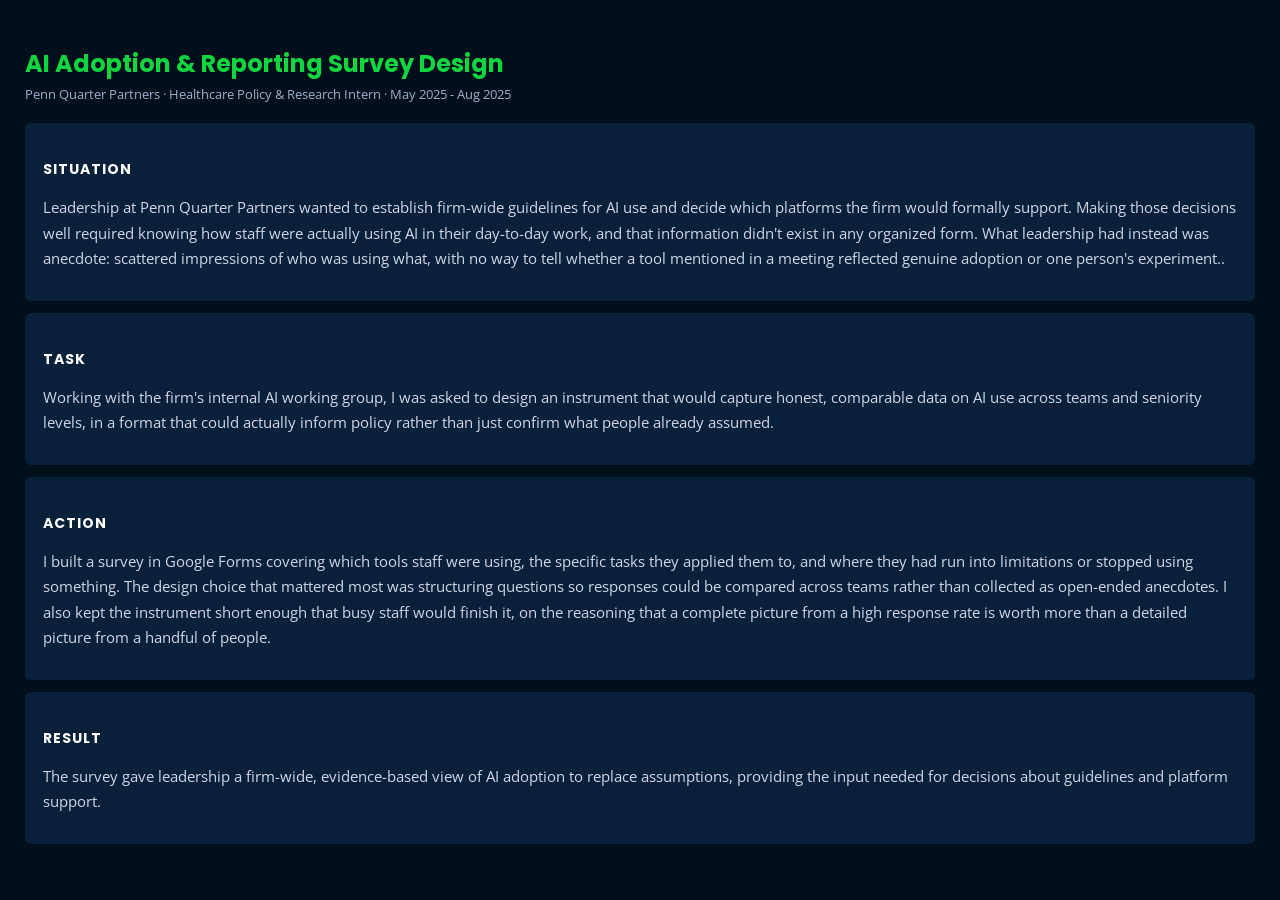
<file: projects/ai-adoption-survey.html>
<!DOCTYPE html>
<html lang="en">
<head>
<meta charset="utf-8">
<meta content="width=device-width, initial-scale=1.0" name="viewport">
<title>AI Adoption &amp; Reporting Survey Design</title>
<link href="https://fonts.googleapis.com/css?family=Poppins:400,600,700|Open+Sans:400,400i,600" rel="stylesheet">
<style>
body{background:#010e1b;color:#e6ecf5;font-family:"Open Sans",sans-serif;margin:0;padding:30px 25px;}
h1{font-family:"Poppins",sans-serif;color:#12d640;font-size:24px;margin-bottom:4px;}
h2{font-family:"Poppins",sans-serif;color:#fff;font-size:14px;text-transform:uppercase;letter-spacing:1px;margin:22px 0 8px 0;}
p{line-height:1.7;font-size:15px;color:#cfd7e6;}
.sub{color:#9fb0c9;font-size:13px;margin-bottom:20px;}
.star{background:#09203a;border-radius:6px;padding:14px 18px;margin-bottom:12px;}
</style>
</head>
<body>
<h1>AI Adoption &amp; Reporting Survey Design</h1>
<div class="sub">Penn Quarter Partners &middot; Healthcare Policy &amp; Research Intern &middot; May 2025 - Aug 2025</div>
<div class="star"><h2>Situation</h2><p>Leadership at Penn Quarter Partners wanted to establish firm-wide guidelines for AI use and decide which platforms the firm would formally support. Making those decisions well required knowing how staff were actually using AI in their day-to-day work, and that information didn't exist in any organized form. What leadership had instead was anecdote: scattered impressions of who was using what, with no way to tell whether a tool mentioned in a meeting reflected genuine adoption or one person's experiment..</p></div>
<div class="star"><h2>Task</h2><p>Working with the firm's internal AI working group, I was asked to design an instrument that would capture honest, comparable data on AI use across teams and seniority levels, in a format that could actually inform policy rather than just confirm what people already assumed.</p></div>
<div class="star"><h2>Action</h2><p>I built a survey in Google Forms covering which tools staff were using, the specific tasks they applied them to, and where they had run into limitations or stopped using something. The design choice that mattered most was structuring questions so responses could be compared across teams rather than collected as open-ended anecdotes. I also kept the instrument short enough that busy staff would finish it, on the reasoning that a complete picture from a high response rate is worth more than a detailed picture from a handful of people.</p></div>
<div class="star"><h2>Result</h2><p>The survey gave leadership a firm-wide, evidence-based view of AI adoption to replace assumptions, providing the input needed for decisions about guidelines and platform support.</p></div>
</body>
</html>
</file>
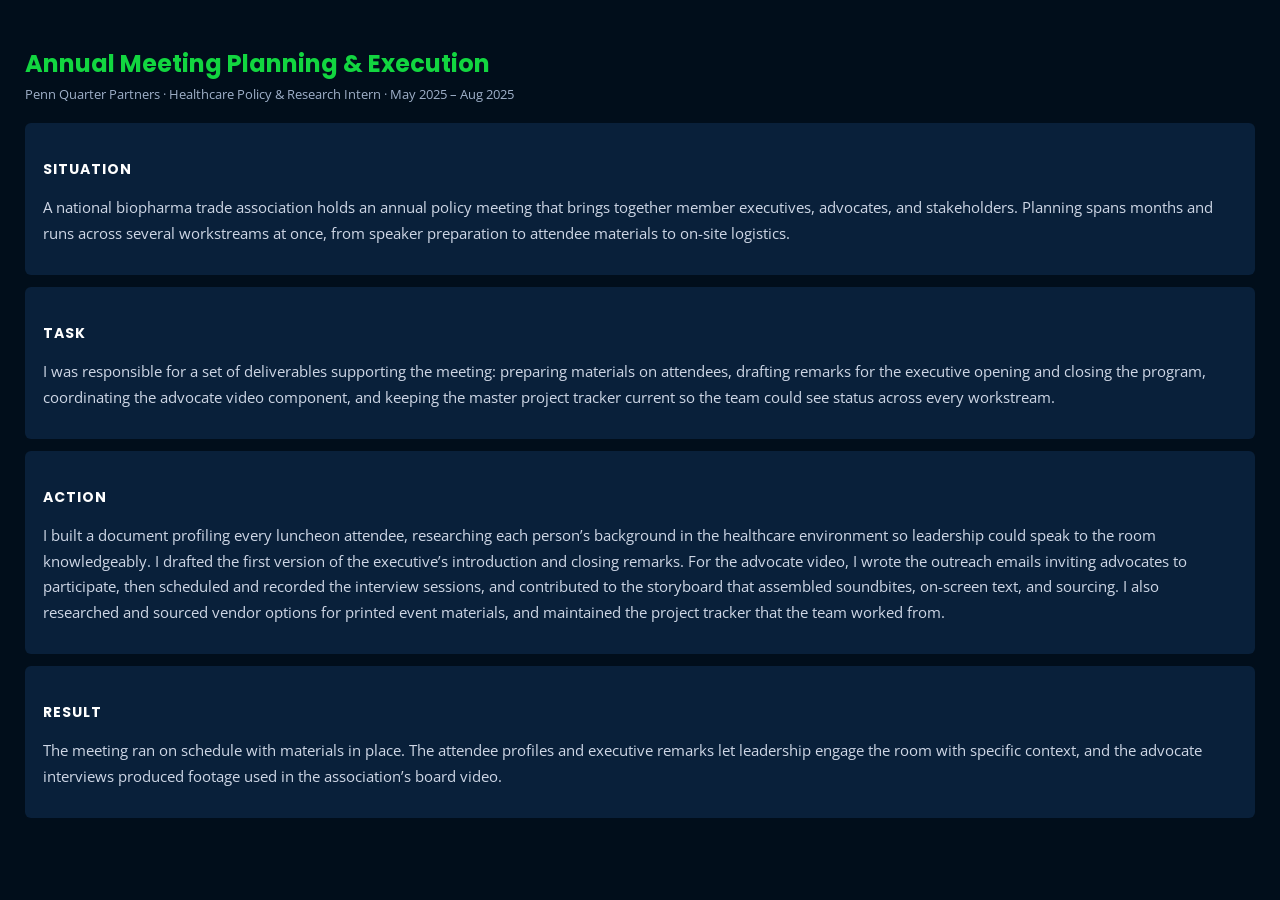
<file: projects/annual-planning-meeting.html>
<!DOCTYPE html>
<html lang="en">
<head>
<meta charset="utf-8">
<meta content="width=device-width, initial-scale=1.0" name="viewport">
<title>Annual Meeting Planning &amp; Execution</title>
<link href="https://fonts.googleapis.com/css?family=Poppins:400,600,700|Open+Sans:400,400i,600" rel="stylesheet">
<style>
body{background:#010e1b;color:#e6ecf5;font-family:"Open Sans",sans-serif;margin:0;padding:30px 25px;}
h1{font-family:"Poppins",sans-serif;color:#12d640;font-size:24px;margin-bottom:4px;}
h2{font-family:"Poppins",sans-serif;color:#fff;font-size:14px;text-transform:uppercase;letter-spacing:1px;margin:22px 0 8px 0;}
p{line-height:1.7;font-size:15px;color:#cfd7e6;}
.sub{color:#9fb0c9;font-size:13px;margin-bottom:20px;}
.star{background:#09203a;border-radius:6px;padding:14px 18px;margin-bottom:12px;}
</style>
</head>
<body>
<h1>Annual Meeting Planning &amp; Execution</h1>
<div class="sub">Penn Quarter Partners &middot; Healthcare Policy &amp; Research Intern &middot; May 2025 &ndash; Aug 2025</div>
<div class="star"><h2>Situation</h2><p>A national biopharma trade association holds an annual policy meeting that brings together member executives, advocates, and stakeholders. Planning spans months and runs across several workstreams at once, from speaker preparation to attendee materials to on-site logistics.</p></div>
<div class="star"><h2>Task</h2><p>I was responsible for a set of deliverables supporting the meeting: preparing materials on attendees, drafting remarks for the executive opening and closing the program, coordinating the advocate video component, and keeping the master project tracker current so the team could see status across every workstream.</p></div>
<div class="star"><h2>Action</h2><p>I built a document profiling every luncheon attendee, researching each person&rsquo;s background in the healthcare environment so leadership could speak to the room knowledgeably. I drafted the first version of the executive&rsquo;s introduction and closing remarks. For the advocate video, I wrote the outreach emails inviting advocates to participate, then scheduled and recorded the interview sessions, and contributed to the storyboard that assembled soundbites, on-screen text, and sourcing. I also researched and sourced vendor options for printed event materials, and maintained the project tracker that the team worked from.</p></div>
<div class="star"><h2>Result</h2><p>The meeting ran on schedule with materials in place. The attendee profiles and executive remarks let leadership engage the room with specific context, and the advocate interviews produced footage used in the association&rsquo;s board video.</p></div>
</body>
</html>
</file>
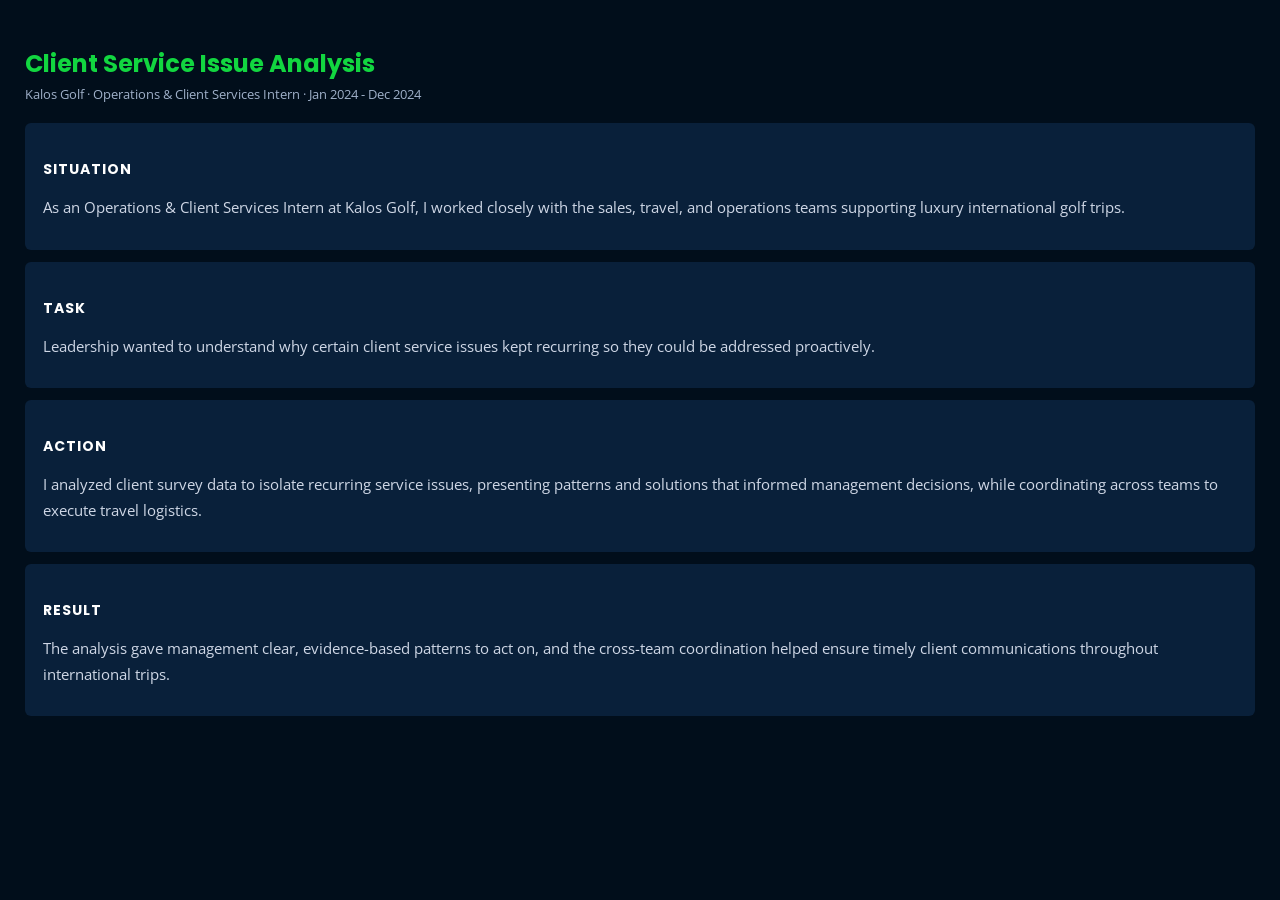
<file: projects/client-service-analysis.html>
<!DOCTYPE html>
<html lang="en">
<head>
<meta charset="utf-8">
<meta content="width=device-width, initial-scale=1.0" name="viewport">
<title>Client Service Issue Analysis</title>
<link href="https://fonts.googleapis.com/css?family=Poppins:400,600,700|Open+Sans:400,400i,600" rel="stylesheet">
<style>
body{background:#010e1b;color:#e6ecf5;font-family:"Open Sans",sans-serif;margin:0;padding:30px 25px;}
h1{font-family:"Poppins",sans-serif;color:#12d640;font-size:24px;margin-bottom:4px;}
h2{font-family:"Poppins",sans-serif;color:#fff;font-size:14px;text-transform:uppercase;letter-spacing:1px;margin:22px 0 8px 0;}
p{line-height:1.7;font-size:15px;color:#cfd7e6;}
.sub{color:#9fb0c9;font-size:13px;margin-bottom:20px;}
.star{background:#09203a;border-radius:6px;padding:14px 18px;margin-bottom:12px;}
</style>
</head>
<body>
<h1>Client Service Issue Analysis</h1>
<div class="sub">Kalos Golf &middot; Operations &amp; Client Services Intern &middot; Jan 2024 - Dec 2024</div>
<div class="star"><h2>Situation</h2><p>As an Operations &amp; Client Services Intern at Kalos Golf, I worked closely with the sales, travel, and operations teams supporting luxury international golf trips.</p></div>
<div class="star"><h2>Task</h2><p>Leadership wanted to understand why certain client service issues kept recurring so they could be addressed proactively.</p></div>
<div class="star"><h2>Action</h2><p>I analyzed client survey data to isolate recurring service issues, presenting patterns and solutions that informed management decisions, while coordinating across teams to execute travel logistics.</p></div>
<div class="star"><h2>Result</h2><p>The analysis gave management clear, evidence-based patterns to act on, and the cross-team coordination helped ensure timely client communications throughout international trips.</p></div>
</body>
</html>
</file>
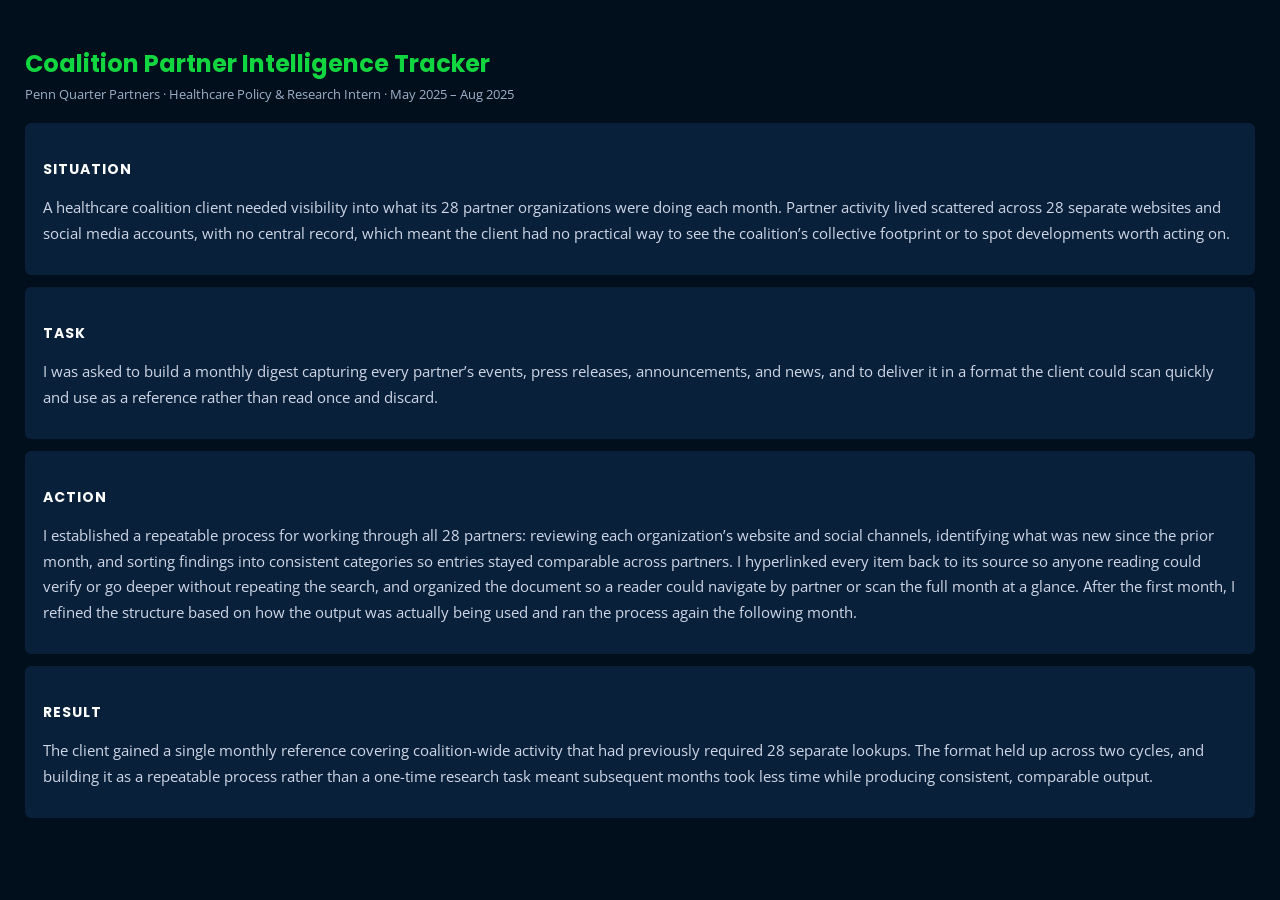
<file: projects/coalition-partner-tracker.html>
<!DOCTYPE html>
<html lang="en">
<head>
<meta charset="utf-8">
<meta content="width=device-width, initial-scale=1.0" name="viewport">
<title>Coalition Partner Intelligence Tracker</title>
<link href="https://fonts.googleapis.com/css?family=Poppins:400,600,700|Open+Sans:400,400i,600" rel="stylesheet">
<style>
body{background:#010e1b;color:#e6ecf5;font-family:"Open Sans",sans-serif;margin:0;padding:30px 25px;}
h1{font-family:"Poppins",sans-serif;color:#12d640;font-size:24px;margin-bottom:4px;}
h2{font-family:"Poppins",sans-serif;color:#fff;font-size:14px;text-transform:uppercase;letter-spacing:1px;margin:22px 0 8px 0;}
p{line-height:1.7;font-size:15px;color:#cfd7e6;}
.sub{color:#9fb0c9;font-size:13px;margin-bottom:20px;}
.star{background:#09203a;border-radius:6px;padding:14px 18px;margin-bottom:12px;}
</style>
</head>
<body>
<h1>Coalition Partner Intelligence Tracker</h1>
<div class="sub">Penn Quarter Partners &middot; Healthcare Policy &amp; Research Intern &middot; May 2025 &ndash; Aug 2025</div>
<div class="star"><h2>Situation</h2><p>A healthcare coalition client needed visibility into what its 28 partner organizations were doing each month. Partner activity lived scattered across 28 separate websites and social media accounts, with no central record, which meant the client had no practical way to see the coalition&rsquo;s collective footprint or to spot developments worth acting on.</p></div>
<div class="star"><h2>Task</h2><p>I was asked to build a monthly digest capturing every partner&rsquo;s events, press releases, announcements, and news, and to deliver it in a format the client could scan quickly and use as a reference rather than read once and discard.</p></div>
<div class="star"><h2>Action</h2><p>I established a repeatable process for working through all 28 partners: reviewing each organization&rsquo;s website and social channels, identifying what was new since the prior month, and sorting findings into consistent categories so entries stayed comparable across partners. I hyperlinked every item back to its source so anyone reading could verify or go deeper without repeating the search, and organized the document so a reader could navigate by partner or scan the full month at a glance. After the first month, I refined the structure based on how the output was actually being used and ran the process again the following month.</p></div>
<div class="star"><h2>Result</h2><p>The client gained a single monthly reference covering coalition-wide activity that had previously required 28 separate lookups. The format held up across two cycles, and building it as a repeatable process rather than a one-time research task meant subsequent months took less time while producing consistent, comparable output.</p></div>
</body>
</html>
</file>
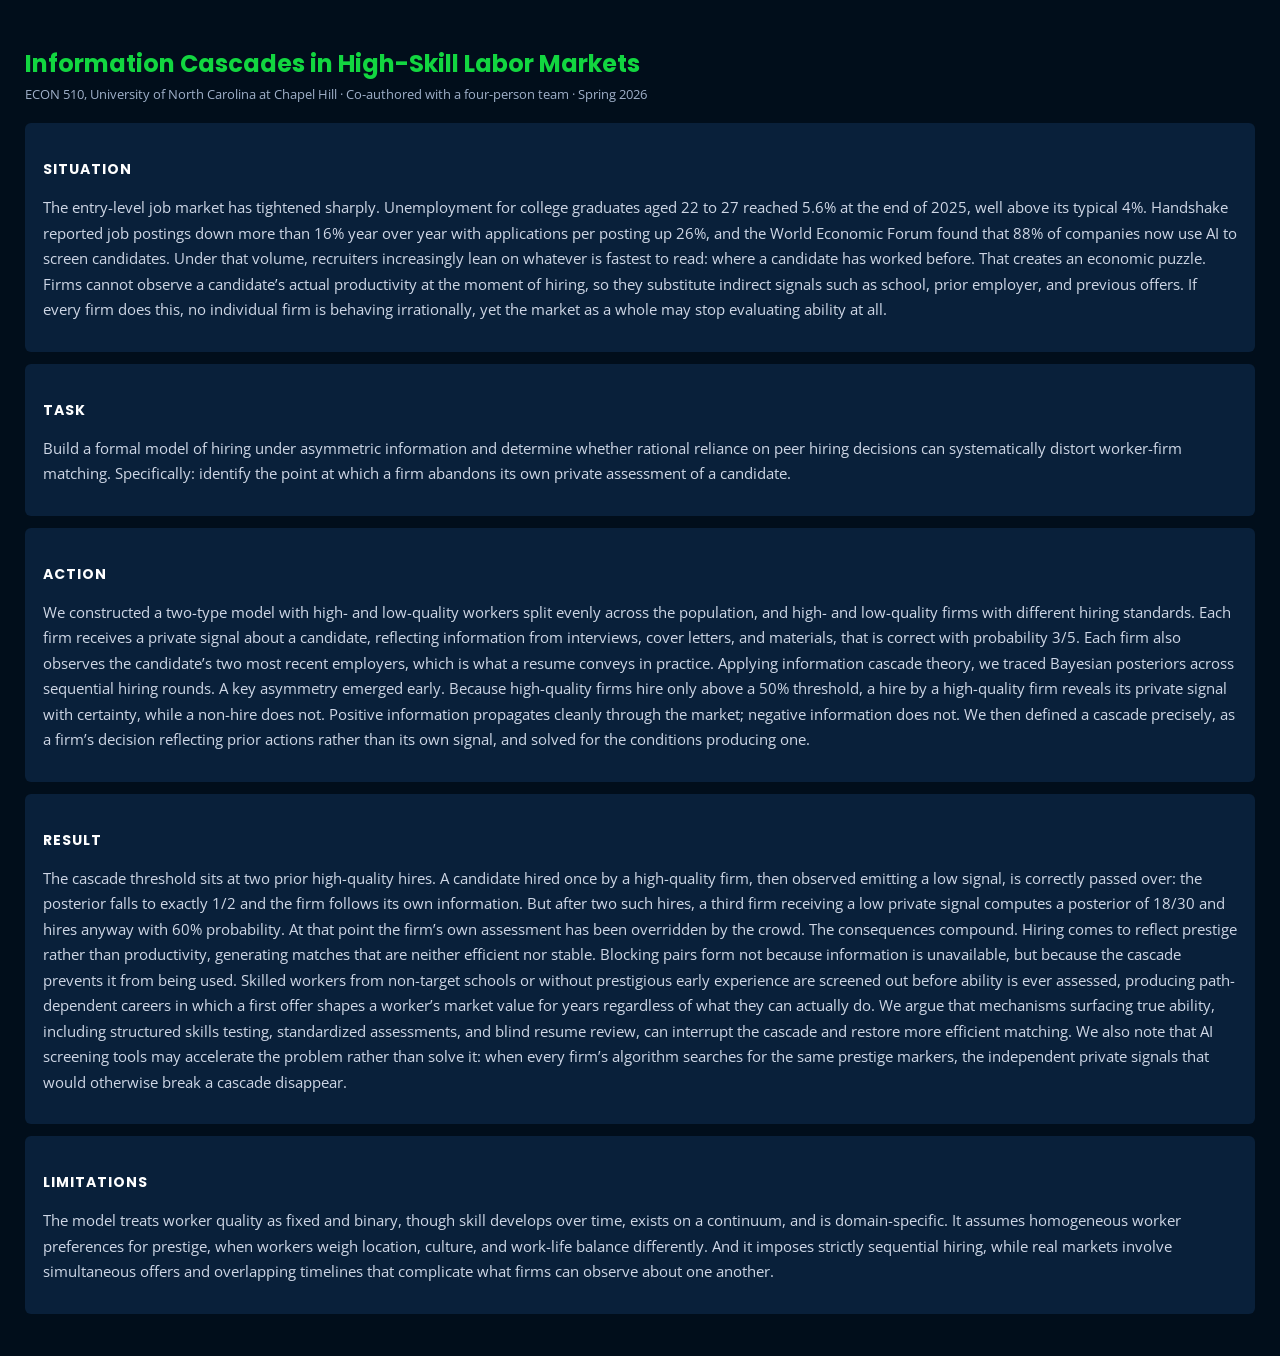
<file: projects/information-cascades.html>
<!DOCTYPE html>
<html lang="en">
<head>
<meta charset="utf-8">
<meta content="width=device-width, initial-scale=1.0" name="viewport">
<title>Information Cascades in High-Skill Labor Markets</title>
<link href="https://fonts.googleapis.com/css?family=Poppins:400,600,700|Open+Sans:400,400i,600" rel="stylesheet">
<style>
body{background:#010e1b;color:#e6ecf5;font-family:"Open Sans",sans-serif;margin:0;padding:30px 25px;}
h1{font-family:"Poppins",sans-serif;color:#12d640;font-size:24px;margin-bottom:4px;}
h2{font-family:"Poppins",sans-serif;color:#fff;font-size:14px;text-transform:uppercase;letter-spacing:1px;margin:22px 0 8px 0;}
p{line-height:1.7;font-size:15px;color:#cfd7e6;}
.sub{color:#9fb0c9;font-size:13px;margin-bottom:20px;}
.star{background:#09203a;border-radius:6px;padding:14px 18px;margin-bottom:12px;}
</style>
</head>
<body>
<h1>Information Cascades in High-Skill Labor Markets</h1>
<div class="sub">ECON 510, University of North Carolina at Chapel Hill &middot; Co-authored with a four-person team &middot; Spring 2026</div>
<div class="star"><h2>Situation</h2><p>The entry-level job market has tightened sharply. Unemployment for college graduates aged 22 to 27 reached 5.6% at the end of 2025, well above its typical 4%. Handshake reported job postings down more than 16% year over year with applications per posting up 26%, and the World Economic Forum found that 88% of companies now use AI to screen candidates. Under that volume, recruiters increasingly lean on whatever is fastest to read: where a candidate has worked before. That creates an economic puzzle. Firms cannot observe a candidate&rsquo;s actual productivity at the moment of hiring, so they substitute indirect signals such as school, prior employer, and previous offers. If every firm does this, no individual firm is behaving irrationally, yet the market as a whole may stop evaluating ability at all.</p></div>
<div class="star"><h2>Task</h2><p>Build a formal model of hiring under asymmetric information and determine whether rational reliance on peer hiring decisions can systematically distort worker-firm matching. Specifically: identify the point at which a firm abandons its own private assessment of a candidate.</p></div>
<div class="star"><h2>Action</h2><p>We constructed a two-type model with high- and low-quality workers split evenly across the population, and high- and low-quality firms with different hiring standards. Each firm receives a private signal about a candidate, reflecting information from interviews, cover letters, and materials, that is correct with probability 3/5. Each firm also observes the candidate&rsquo;s two most recent employers, which is what a resume conveys in practice. Applying information cascade theory, we traced Bayesian posteriors across sequential hiring rounds. A key asymmetry emerged early. Because high-quality firms hire only above a 50% threshold, a hire by a high-quality firm reveals its private signal with certainty, while a non-hire does not. Positive information propagates cleanly through the market; negative information does not. We then defined a cascade precisely, as a firm&rsquo;s decision reflecting prior actions rather than its own signal, and solved for the conditions producing one.</p></div>
<div class="star"><h2>Result</h2><p>The cascade threshold sits at two prior high-quality hires. A candidate hired once by a high-quality firm, then observed emitting a low signal, is correctly passed over: the posterior falls to exactly 1/2 and the firm follows its own information. But after two such hires, a third firm receiving a low private signal computes a posterior of 18/30 and hires anyway with 60% probability. At that point the firm&rsquo;s own assessment has been overridden by the crowd. The consequences compound. Hiring comes to reflect prestige rather than productivity, generating matches that are neither efficient nor stable. Blocking pairs form not because information is unavailable, but because the cascade prevents it from being used. Skilled workers from non-target schools or without prestigious early experience are screened out before ability is ever assessed, producing path-dependent careers in which a first offer shapes a worker&rsquo;s market value for years regardless of what they can actually do. We argue that mechanisms surfacing true ability, including structured skills testing, standardized assessments, and blind resume review, can interrupt the cascade and restore more efficient matching. We also note that AI screening tools may accelerate the problem rather than solve it: when every firm&rsquo;s algorithm searches for the same prestige markers, the independent private signals that would otherwise break a cascade disappear.</p></div>
<div class="star"><h2>Limitations</h2><p>The model treats worker quality as fixed and binary, though skill develops over time, exists on a continuum, and is domain-specific. It assumes homogeneous worker preferences for prestige, when workers weigh location, culture, and work-life balance differently. And it imposes strictly sequential hiring, while real markets involve simultaneous offers and overlapping timelines that complicate what firms can observe about one another.</p></div>
</body>
</html>
</file>
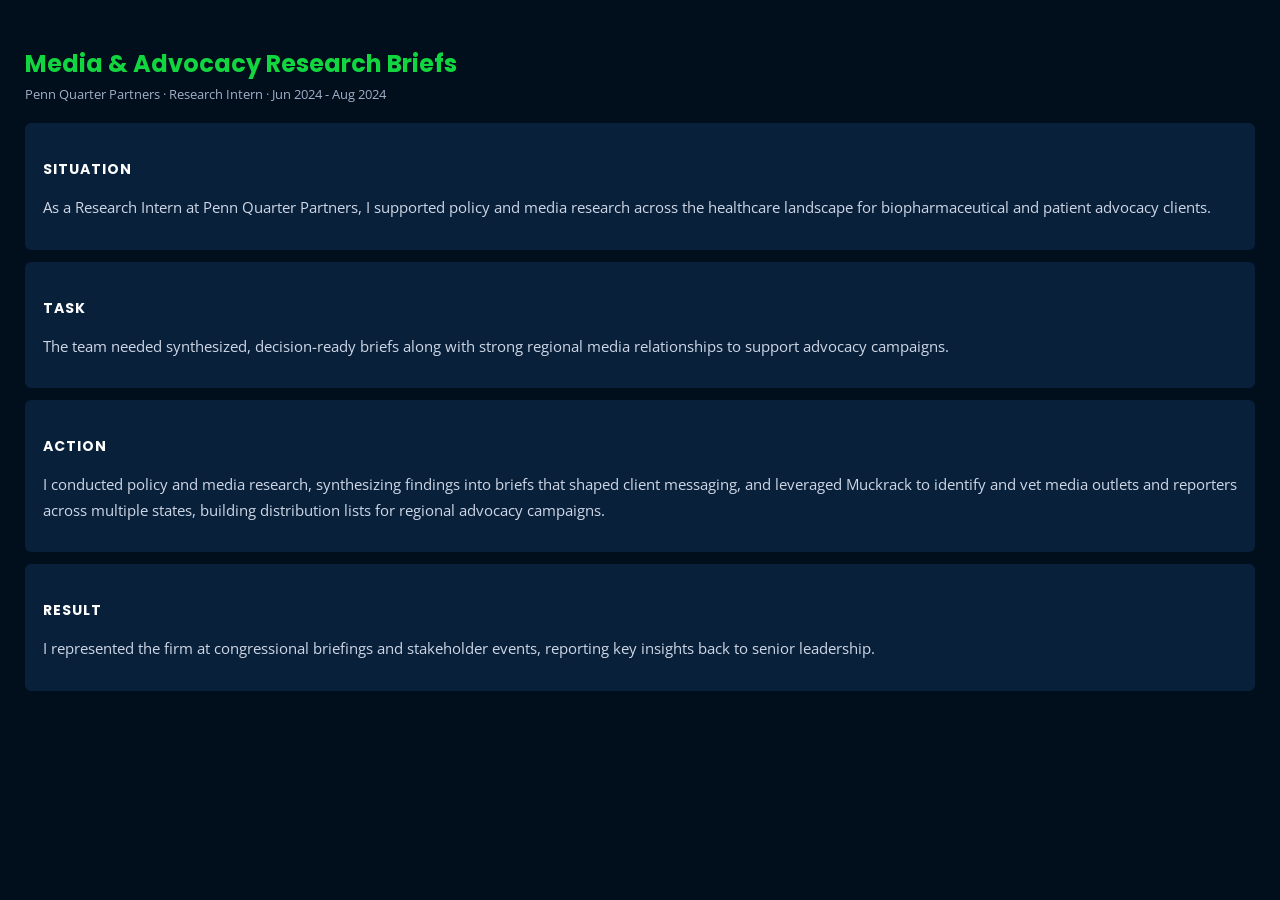
<file: projects/media-research.html>
<!DOCTYPE html>
<html lang="en">
<head>
<meta charset="utf-8">
<meta content="width=device-width, initial-scale=1.0" name="viewport">
<title>Media &amp; Advocacy Research Briefs</title>
<link href="https://fonts.googleapis.com/css?family=Poppins:400,600,700|Open+Sans:400,400i,600" rel="stylesheet">
<style>
body{background:#010e1b;color:#e6ecf5;font-family:"Open Sans",sans-serif;margin:0;padding:30px 25px;}
h1{font-family:"Poppins",sans-serif;color:#12d640;font-size:24px;margin-bottom:4px;}
h2{font-family:"Poppins",sans-serif;color:#fff;font-size:14px;text-transform:uppercase;letter-spacing:1px;margin:22px 0 8px 0;}
p{line-height:1.7;font-size:15px;color:#cfd7e6;}
.sub{color:#9fb0c9;font-size:13px;margin-bottom:20px;}
.star{background:#09203a;border-radius:6px;padding:14px 18px;margin-bottom:12px;}
</style>
</head>
<body>
<h1>Media &amp; Advocacy Research Briefs</h1>
<div class="sub">Penn Quarter Partners &middot; Research Intern &middot; Jun 2024 - Aug 2024</div>
<div class="star"><h2>Situation</h2><p>As a Research Intern at Penn Quarter Partners, I supported policy and media research across the healthcare landscape for biopharmaceutical and patient advocacy clients.</p></div>
<div class="star"><h2>Task</h2><p>The team needed synthesized, decision-ready briefs along with strong regional media relationships to support advocacy campaigns.</p></div>
<div class="star"><h2>Action</h2><p>I conducted policy and media research, synthesizing findings into briefs that shaped client messaging, and leveraged Muckrack to identify and vet media outlets and reporters across multiple states, building distribution lists for regional advocacy campaigns.</p></div>
<div class="star"><h2>Result</h2><p>I represented the firm at congressional briefings and stakeholder events, reporting key insights back to senior leadership.</p></div>
</body>
</html>
</file>
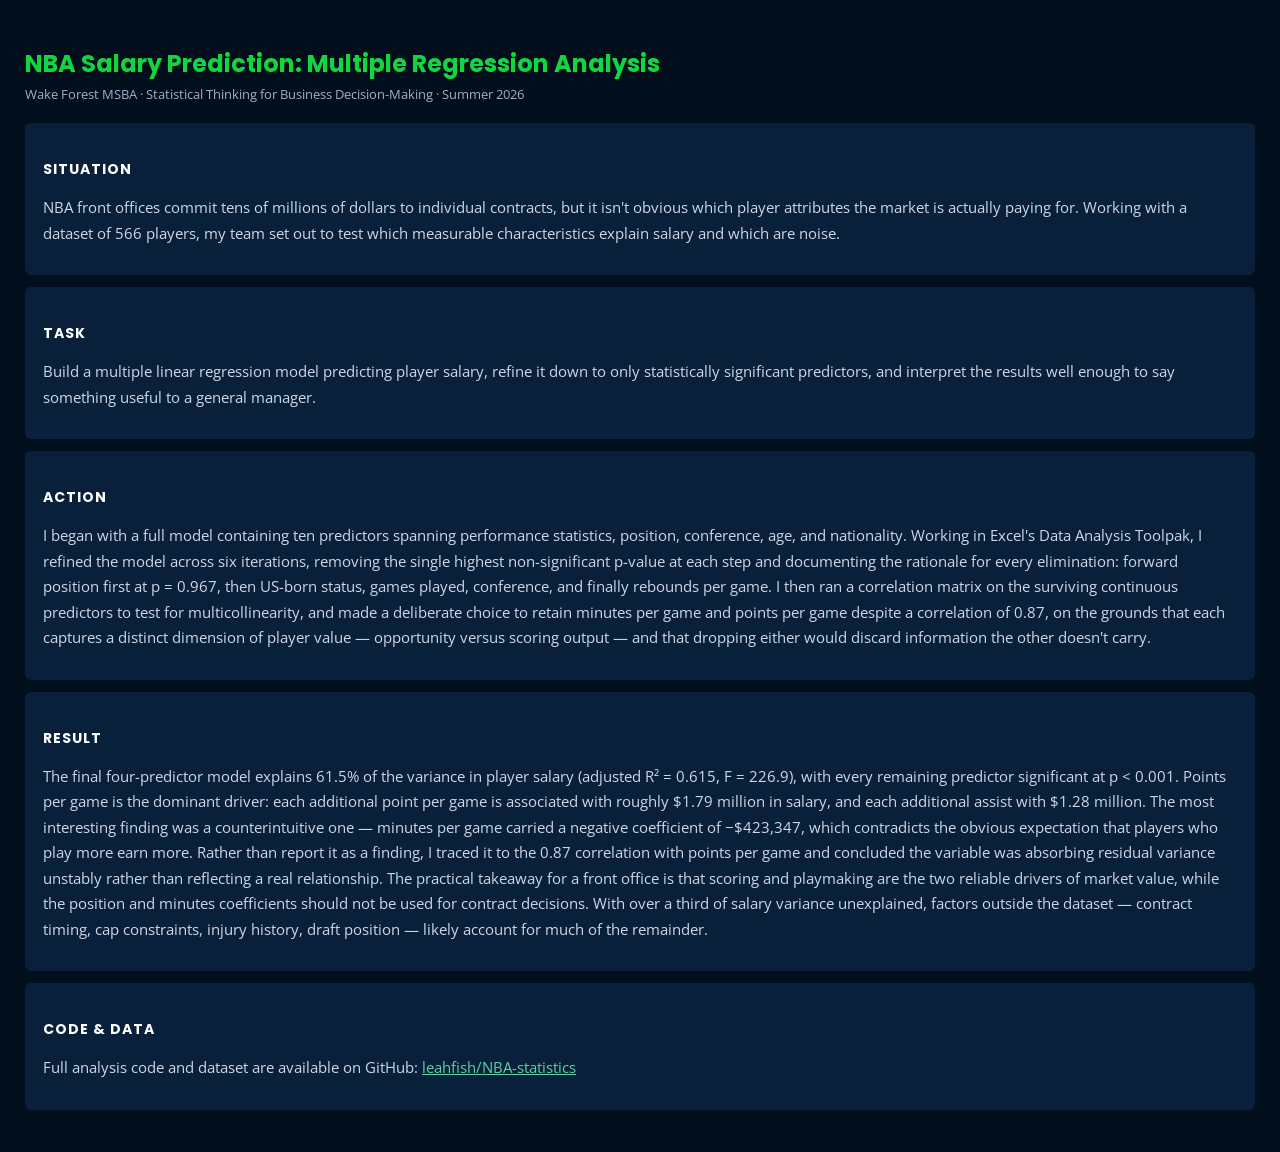
<file: projects/nba-salary-prediction.html>
<!DOCTYPE html>
  <html lang="en">
  <head>
  <meta charset="utf-8">
  <meta content="width=device-width, initial-scale=1.0" name="viewport">
  <title>NBA Salary Prediction: Multiple Regression Analysis</title>
<link href="https://fonts.googleapis.com/css?family=Poppins:400,600,700|Open+Sans:400,400i,600" rel="stylesheet">
  <style>
  body{background:#010e1b;color:#e6ecf5;font-family:"Open Sans",sans-serif;margin:0;padding:30px 25px;}
h1{font-family:"Poppins",sans-serif;color:#12d640;font-size:24px;margin-bottom:4px;}
h2{font-family:"Poppins",sans-serif;color:#fff;font-size:14px;text-transform:uppercase;letter-spacing:1px;margin:22px 0 8px 0;}
p{line-height:1.7;font-size:15px;color:#cfd7e6;}
.sub{color:#9fb0c9;font-size:13px;margin-bottom:20px;}
.star{background:#09203a;border-radius:6px;padding:14px 18px;margin-bottom:12px;}
</style>
</head>
  <body>
  <h1>NBA Salary Prediction: Multiple Regression Analysis</h1>
  <div class="sub">Wake Forest MSBA &middot; Statistical Thinking for Business Decision-Making &middot; Summer 2026</div>
<div class="star"><h2>Situation</h2><p>NBA front offices commit tens of millions of dollars to individual contracts, but it isn't obvious which player attributes the market is actually paying for. Working with a dataset of 566 players, my team set out to test which measurable characteristics explain salary and which are noise.</p></div>
<div class="star"><h2>Task</h2><p>Build a multiple linear regression model predicting player salary, refine it down to only statistically significant predictors, and interpret the results well enough to say something useful to a general manager.</p></div>
  <div class="star"><h2>Action</h2><p>I began with a full model containing ten predictors spanning performance statistics, position, conference, age, and nationality. Working in Excel's Data Analysis Toolpak, I refined the model across six iterations, removing the single highest non-significant p-value at each step and documenting the rationale for every elimination: forward position first at p = 0.967, then US-born status, games played, conference, and finally rebounds per game. I then ran a correlation matrix on the surviving continuous predictors to test for multicollinearity, and made a deliberate choice to retain minutes per game and points per game despite a correlation of 0.87, on the grounds that each captures a distinct dimension of player value &mdash; opportunity versus scoring output &mdash; and that dropping either would discard information the other doesn't carry.</p></div>
  <div class="star"><h2>Result</h2><p>The final four-predictor model explains 61.5% of the variance in player salary (adjusted R&sup2; = 0.615, F = 226.9), with every remaining predictor significant at p &lt; 0.001. Points per game is the dominant driver: each additional point per game is associated with roughly $1.79 million in salary, and each additional assist with $1.28 million. The most interesting finding was a counterintuitive one &mdash; minutes per game carried a negative coefficient of &minus;$423,347, which contradicts the obvious expectation that players who play more earn more. Rather than report it as a finding, I traced it to the 0.87 correlation with points per game and concluded the variable was absorbing residual variance unstably rather than reflecting a real relationship. The practical takeaway for a front office is that scoring and playmaking are the two reliable drivers of market value, while the position and minutes coefficients should not be used for contract decisions. With over a third of salary variance unexplained, factors outside the dataset &mdash; contract timing, cap constraints, injury history, draft position &mdash; likely account for much of the remainder.</p></div>
    <div class="star"><h2>Code &amp; Data</h2><p>Full analysis code and dataset are available on GitHub: <a href="https://github.com/leahfish/NBA-statistics" target="_blank" rel="noopener" style="color:#5fd0a3;">leahfish/NBA-statistics</a></p></div>
</body>
  </html>
</file>
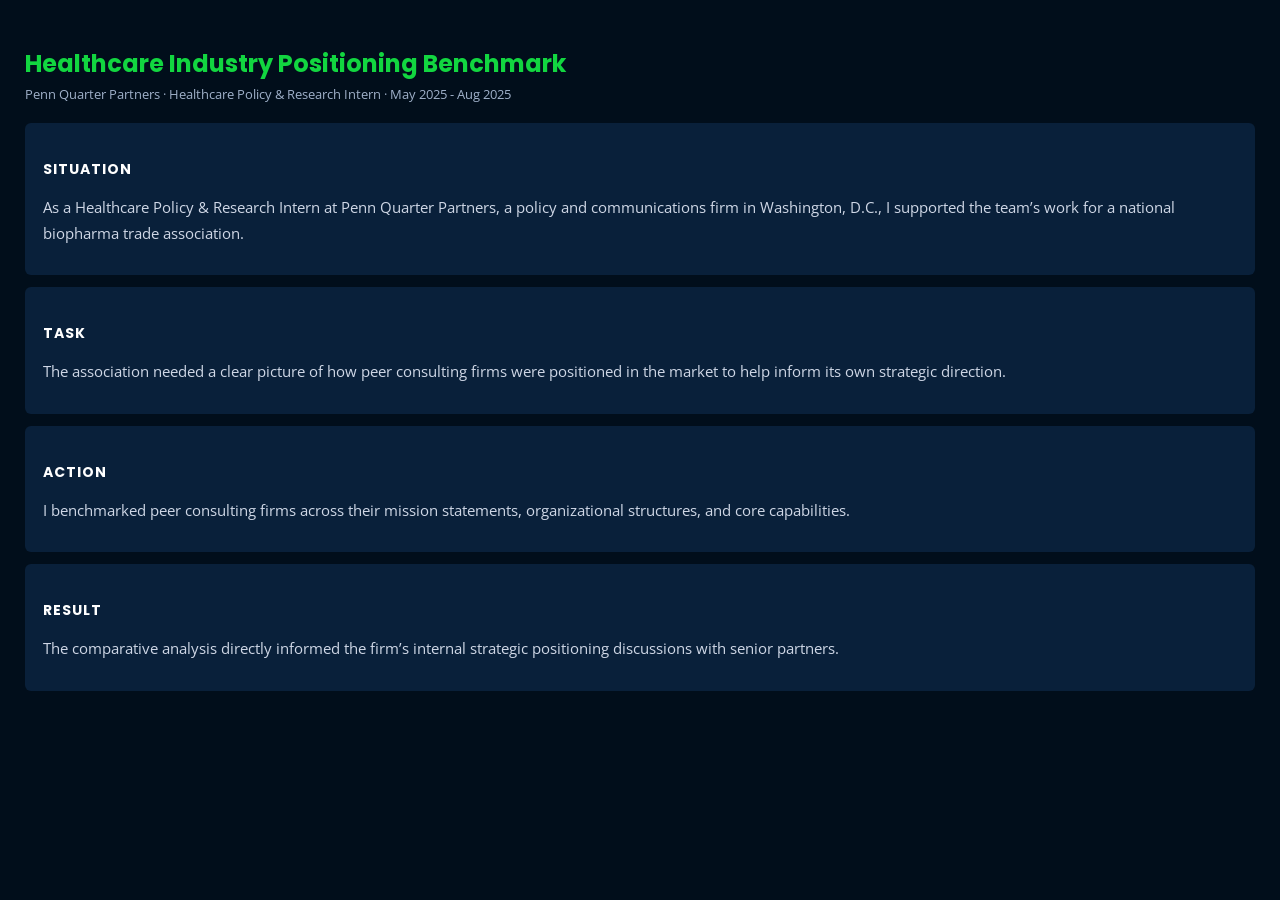
<file: projects/positioning-benchmark.html>
<!DOCTYPE html>
<html lang="en">
<head>
<meta charset="utf-8">
<meta content="width=device-width, initial-scale=1.0" name="viewport">
<title>Healthcare Industry Positioning Benchmark</title>
<link href="https://fonts.googleapis.com/css?family=Poppins:400,600,700|Open+Sans:400,400i,600" rel="stylesheet">
<style>
body{background:#010e1b;color:#e6ecf5;font-family:"Open Sans",sans-serif;margin:0;padding:30px 25px;}
h1{font-family:"Poppins",sans-serif;color:#12d640;font-size:24px;margin-bottom:4px;}
h2{font-family:"Poppins",sans-serif;color:#fff;font-size:14px;text-transform:uppercase;letter-spacing:1px;margin:22px 0 8px 0;}
p{line-height:1.7;font-size:15px;color:#cfd7e6;}
.sub{color:#9fb0c9;font-size:13px;margin-bottom:20px;}
.star{background:#09203a;border-radius:6px;padding:14px 18px;margin-bottom:12px;}
</style>
</head>
<body>
<h1>Healthcare Industry Positioning Benchmark</h1>
<div class="sub">Penn Quarter Partners &middot; Healthcare Policy &amp; Research Intern &middot; May 2025 - Aug 2025</div>
<div class="star"><h2>Situation</h2><p>As a Healthcare Policy &amp; Research Intern at Penn Quarter Partners, a policy and communications firm in Washington, D.C., I supported the team’s work for a national biopharma trade association.</p></div>
<div class="star"><h2>Task</h2><p>The association needed a clear picture of how peer consulting firms were positioned in the market to help inform its own strategic direction.</p></div>
<div class="star"><h2>Action</h2><p>I benchmarked peer consulting firms across their mission statements, organizational structures, and core capabilities.</p></div>
<div class="star"><h2>Result</h2><p>The comparative analysis directly informed the firm’s internal strategic positioning discussions with senior partners.</p></div>
</body>
</html>
</file>
